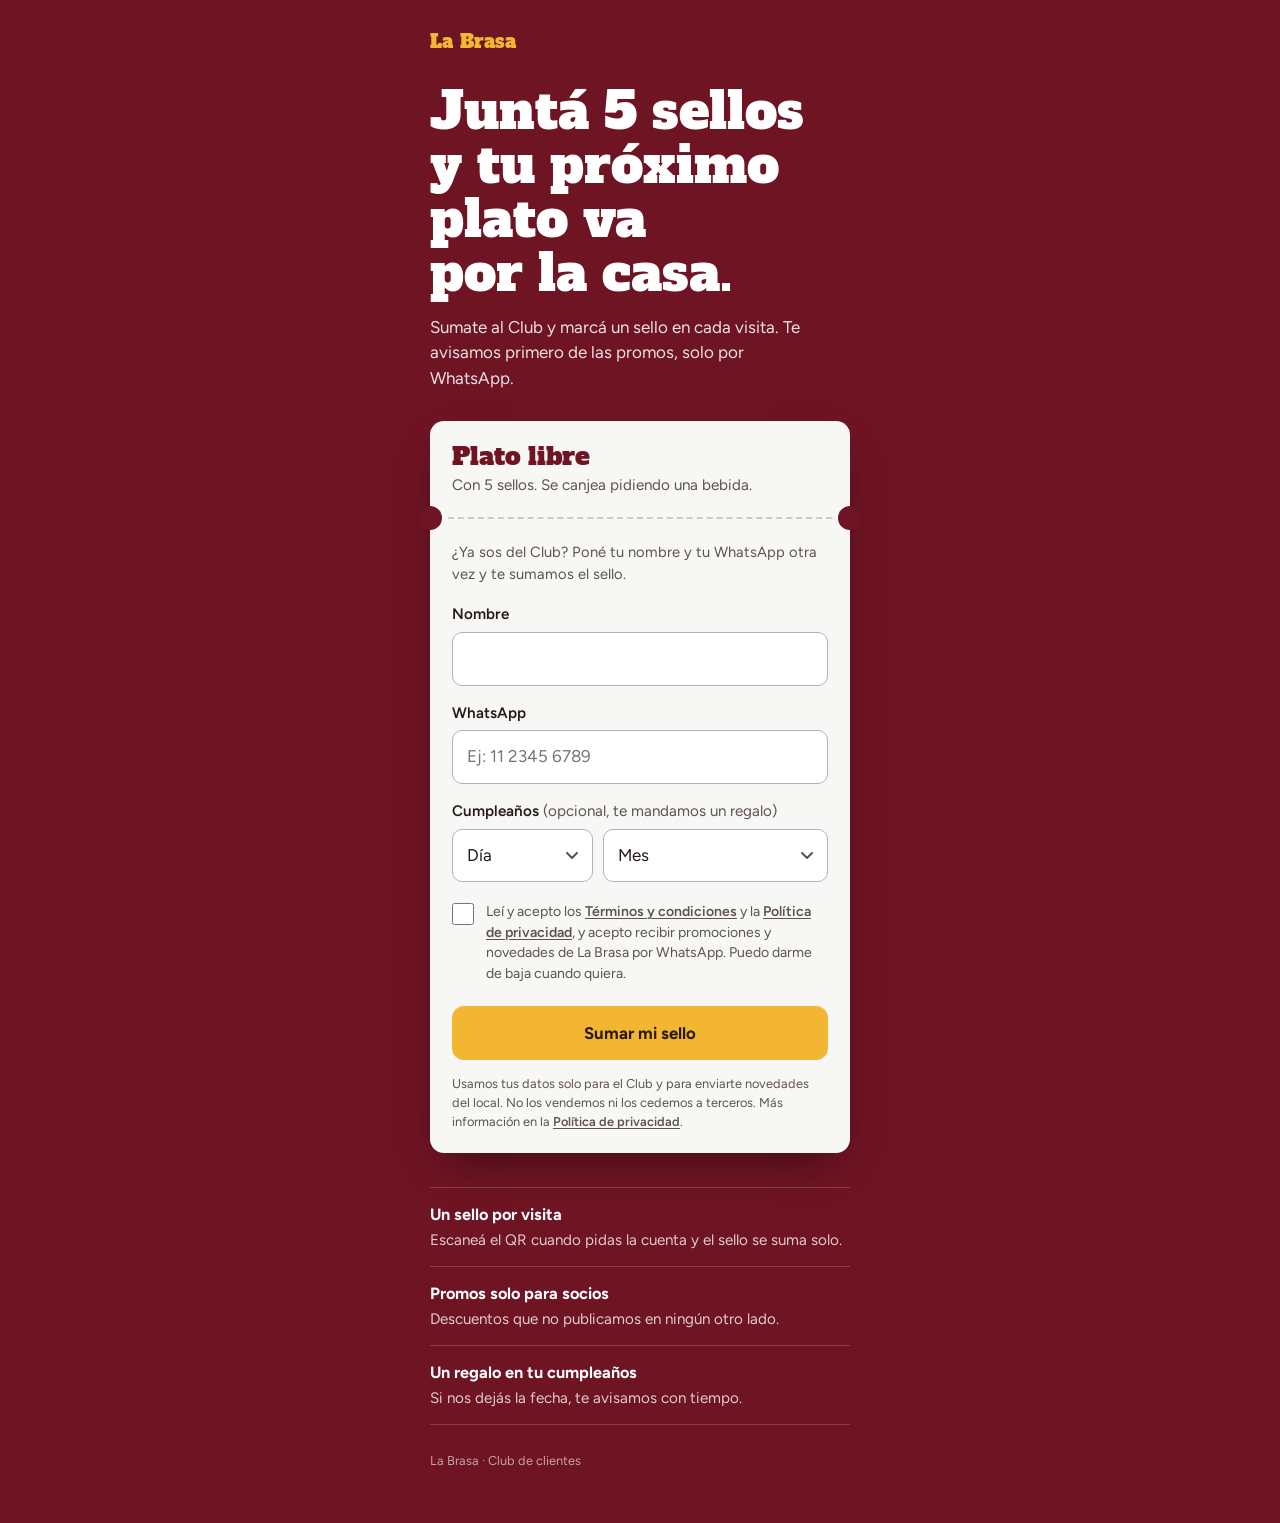
<file: index.html>
<!DOCTYPE html>
<html lang="es-AR">
<head>
<meta charset="utf-8">
<meta name="viewport" content="width=device-width, initial-scale=1, viewport-fit=cover">
<title>Sumate al Club · La Brasa</title>
<meta name="description" content="Juntá sellos en cada visita y llevate un plato libre.">
<meta name="theme-color" content="#6E1423">
<link rel="preconnect" href="https://fonts.googleapis.com">
<link rel="preconnect" href="https://fonts.gstatic.com" crossorigin>
<link href="https://fonts.googleapis.com/css2?family=Alfa+Slab+One&family=Figtree:wght@400;500;600;700&display=swap" rel="stylesheet">
<link rel="stylesheet" href="styles.css">
<link rel="stylesheet" href="whatsapp.css">
</head>
<body>
<main class="wrap" id="app">

  <p class="marca" id="marca">La Brasa</p>

  <h1 id="titular">Juntá 5 sellos y tu próximo plato va por la casa.</h1>
  <p class="bajada">Sumate al Club y marcá un sello en cada visita. Te avisamos primero de las promos, solo por WhatsApp.</p>

  <section class="ticket" aria-labelledby="valor-titulo">
    <div class="ticket-cabeza">
      <p class="valor" id="valor-titulo">Plato libre</p>
      <p id="valor-detalle">Con 5 sellos. Se canjea pidiendo una bebida.</p>
    </div>
    <div class="corte" aria-hidden="true"></div>

    <div class="ticket-cuerpo">

      <!-- FORMULARIO -->
      <div id="formulario-bloque">
        <p class="reingreso">¿Ya sos del Club? Poné tu nombre y tu WhatsApp otra vez y te sumamos el sello.</p>
        <form id="form" novalidate autocomplete="on">
          <div class="campo">
            <label for="nombre">Nombre</label>
            <input type="text" id="nombre" name="nombre" autocomplete="given-name" autocapitalize="words" required>
            <p class="error-msg" id="err-nombre" role="alert"></p>
          </div>

          <div class="campo">
            <label for="whatsapp">WhatsApp</label>
            <input type="tel" id="whatsapp" name="whatsapp" inputmode="tel" autocomplete="tel" placeholder="Ej: 11 2345 6789" required>
            <p class="error-msg" id="err-whatsapp" role="alert"></p>
          </div>

          <div class="campo">
            <span class="etiqueta" id="cumple-label">Cumpleaños <span class="opcional">(opcional, te mandamos un regalo)</span></span>
            <div class="cumple" role="group" aria-labelledby="cumple-label">
              <select id="dia" name="dia" aria-label="Día"><option value="">Día</option></select>
              <select id="mes" name="mes" aria-label="Mes"><option value="">Mes</option></select>
            </div>
          </div>

          <!-- campo trampa: los humanos no lo ven -->
          <div class="hp" aria-hidden="true">
            <label for="web">No completar</label>
            <input type="text" id="web" name="web" tabindex="-1" autocomplete="off">
          </div>

          <div class="consent">
            <input type="checkbox" id="consent" name="consent" required>
            <label for="consent">Leí y acepto los <a href="terminos.html" target="_blank" rel="noopener">Términos y condiciones</a> y la <a href="privacidad.html" target="_blank" rel="noopener">Política de privacidad</a>, y acepto recibir promociones y novedades de <span data-nombre>La Brasa</span> por WhatsApp. Puedo darme de baja cuando quiera.</label>
          </div>
          <p class="error-msg" id="err-general" role="alert" style="margin:-12px 0 16px"></p>

          <button class="boton" type="submit" id="enviar">Sumar mi sello</button>
          <p class="legal">Usamos tus datos solo para el Club y para enviarte novedades del local. No los vendemos ni los cedemos a terceros. Más información en la <a href="privacidad.html" target="_blank" rel="noopener">Política de privacidad</a>.</p>
        </form>
      </div>

      <!-- CONFIRMACIÓN -->
      <div id="exito" aria-live="polite">
        <h2 class="exito-titulo" id="exito-titulo" tabindex="-1">¡Listo!</h2>
        <p class="exito-texto" id="exito-texto"></p>

        <div class="sellos" id="sellos" role="img" aria-label=""></div>
        <p class="sellos-cuenta" id="sellos-cuenta"></p>

        <div class="canje" id="canje">Avisale al mozo que completaste la tarjeta: te va a pedir tu número de WhatsApp para canjear tu plato libre. Acordate de pedir una bebida.</div>

        <!-- INCENTIVO DE WHATSAPP -->
        <div class="bloque-wsp" id="bloque-wsp">
          <p class="wsp-titulo" id="wsp-titulo">Mandanos un mensaje y ganá 1 sello extra</p>
          <p class="wsp-texto" id="wsp-texto">Te respondemos al instante con el link de nuestro canal para que te enteres primero de las promos.</p>
          <a class="boton" id="btn-wsp" href="#" target="_blank" rel="noopener">Mandar mensaje por WhatsApp</a>
          <p class="wsp-hecho" id="wsp-hecho" hidden></p>
        </div>

        <!-- EXTRAS -->
        <div class="extras">
          <button type="button" class="boton-link" id="guardar-contacto">Guardar el contacto de <span data-nombre>La Brasa</span></button>
          <p class="ayuda-contacto" id="ayuda-contacto" hidden></p>
          <a class="link-simple" id="abrir-wsp" href="#" target="_blank" rel="noopener" hidden>Abrir WhatsApp</a>
          <a class="link-simple" id="seguir-canal" href="#" target="_blank" rel="noopener" hidden>Seguir el canal de novedades</a>
        </div>
      </div>
    </div>
  </section>

  <ul class="beneficios">
    <li><strong>Un sello por visita</strong><span>Escaneá el QR cuando pidas la cuenta y el sello se suma solo.</span></li>
    <li><strong>Promos solo para socios</strong><span>Descuentos que no publicamos en ningún otro lado.</span></li>
    <li><strong>Un regalo en tu cumpleaños</strong><span>Si nos dejás la fecha, te avisamos con tiempo.</span></li>
  </ul>

  <p class="pie"><span data-nombre>La Brasa</span> · Club de clientes</p>
</main>

<script src="script.js"></script>
</body>
</html>
</file>
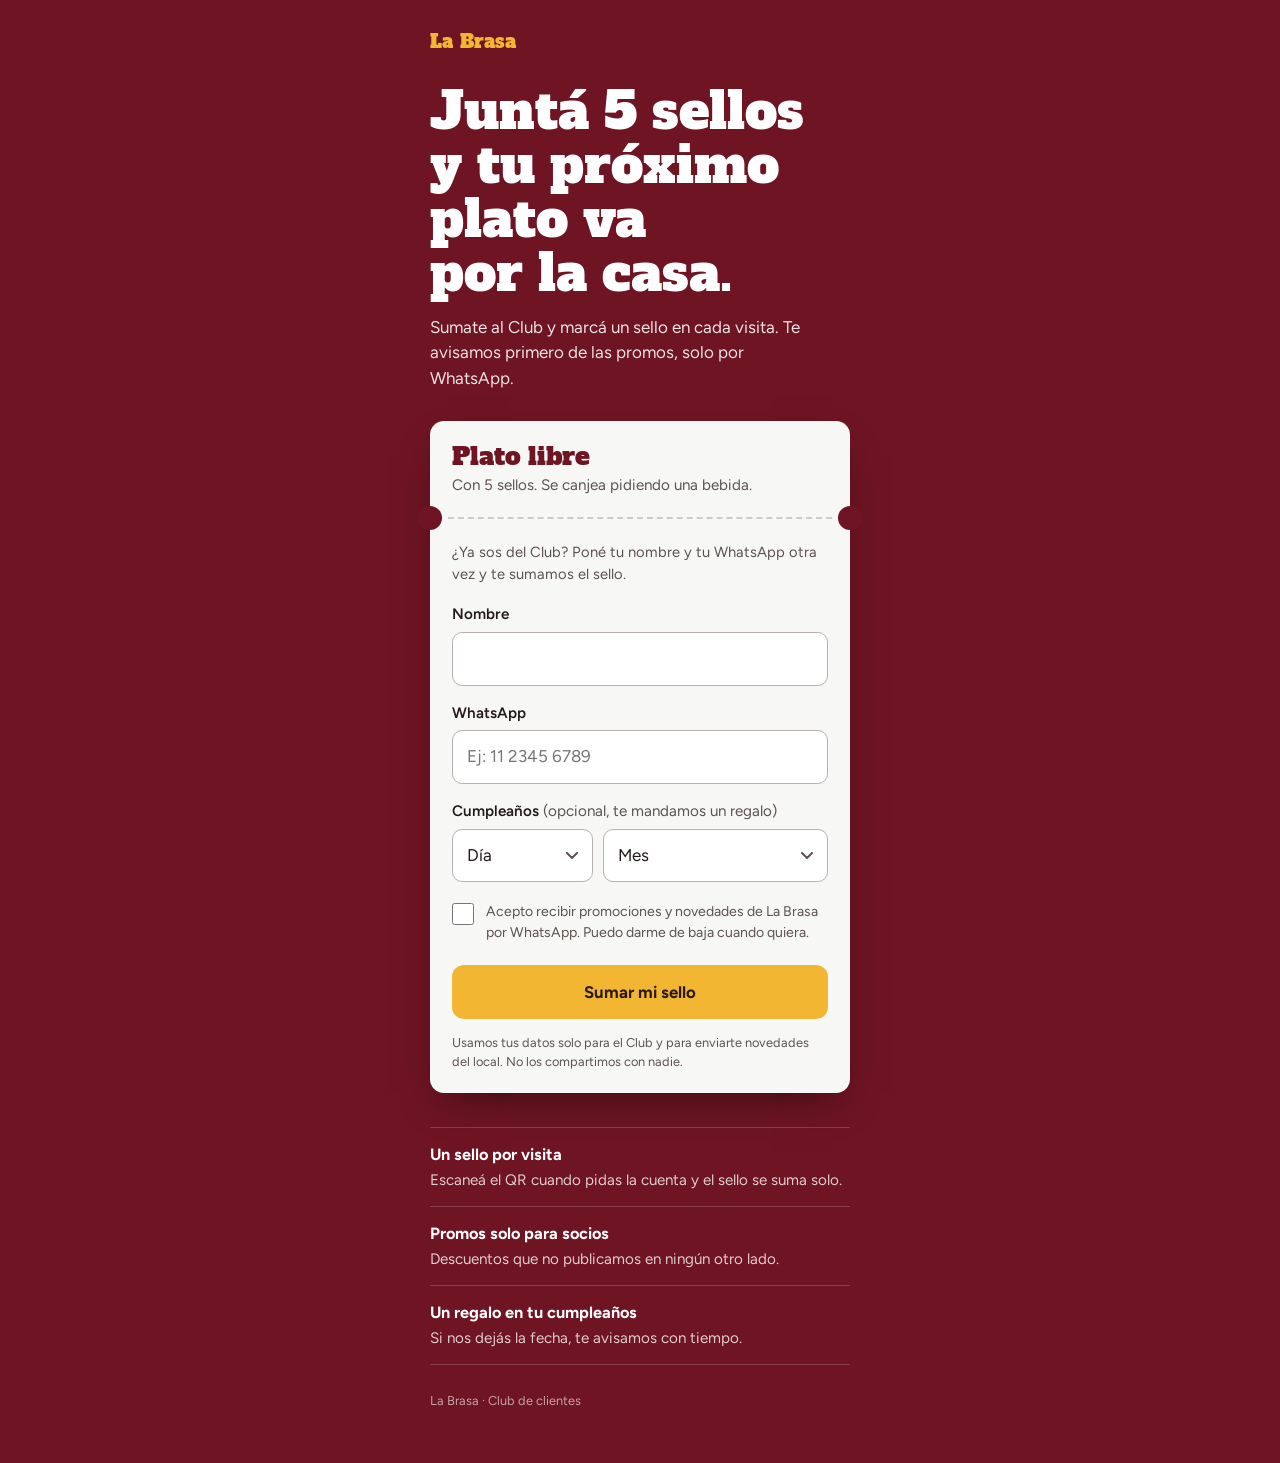
<file: landing-fidelizacion-v2.html>
<!DOCTYPE html>
<html lang="es-AR">
<head>
<meta charset="utf-8">
<meta name="viewport" content="width=device-width, initial-scale=1, viewport-fit=cover">
<title>Sumate al Club · La Brasa</title>
<meta name="description" content="Juntá sellos en cada visita y llevate un plato libre.">
<meta name="theme-color" content="#6E1423">
<link rel="preconnect" href="https://fonts.googleapis.com">
<link rel="preconnect" href="https://fonts.gstatic.com" crossorigin>
<link href="https://fonts.googleapis.com/css2?family=Alfa+Slab+One&family=Figtree:wght@400;500;600;700&display=swap" rel="stylesheet">
<link rel="stylesheet" href="styles.css">
</head>
<body>
<main class="wrap" id="app">

  <p class="marca" id="marca">La Brasa</p>

  <h1 id="titular">Juntá 5 sellos y tu próximo plato va por la casa.</h1>
  <p class="bajada">Sumate al Club y marcá un sello en cada visita. Te avisamos primero de las promos, solo por WhatsApp.</p>

  <section class="ticket" aria-labelledby="valor-titulo">
    <div class="ticket-cabeza">
      <p class="valor" id="valor-titulo">Plato libre</p>
      <p id="valor-detalle">Con 5 sellos. Se canjea pidiendo una bebida.</p>
    </div>
    <div class="corte" aria-hidden="true"></div>

    <div class="ticket-cuerpo">

      <!-- FORMULARIO -->
      <div id="formulario-bloque">
        <p class="reingreso">¿Ya sos del Club? Poné tu nombre y tu WhatsApp otra vez y te sumamos el sello.</p>
        <form id="form" novalidate autocomplete="on">
          <div class="campo">
            <label for="nombre">Nombre</label>
            <input type="text" id="nombre" name="nombre" autocomplete="given-name" autocapitalize="words" required>
            <p class="error-msg" id="err-nombre" role="alert"></p>
          </div>

          <div class="campo">
            <label for="whatsapp">WhatsApp</label>
            <input type="tel" id="whatsapp" name="whatsapp" inputmode="tel" autocomplete="tel" placeholder="Ej: 11 2345 6789" required>
            <p class="error-msg" id="err-whatsapp" role="alert"></p>
          </div>

          <div class="campo">
            <span class="etiqueta" id="cumple-label">Cumpleaños <span class="opcional">(opcional, te mandamos un regalo)</span></span>
            <div class="cumple" role="group" aria-labelledby="cumple-label">
              <select id="dia" name="dia" aria-label="Día"><option value="">Día</option></select>
              <select id="mes" name="mes" aria-label="Mes"><option value="">Mes</option></select>
            </div>
          </div>

          <!-- campo trampa: los humanos no lo ven -->
          <div class="hp" aria-hidden="true">
            <label for="web">No completar</label>
            <input type="text" id="web" name="web" tabindex="-1" autocomplete="off">
          </div>

          <div class="consent">
            <input type="checkbox" id="consent" name="consent" required>
            <label for="consent">Acepto recibir promociones y novedades de <span data-nombre>La Brasa</span> por WhatsApp. Puedo darme de baja cuando quiera.</label>
          </div>
          <p class="error-msg" id="err-general" role="alert" style="margin:-12px 0 16px"></p>

          <button class="boton" type="submit" id="enviar">Sumar mi sello</button>
          <p class="legal">Usamos tus datos solo para el Club y para enviarte novedades del local. No los compartimos con nadie.</p>
        </form>
      </div>

      <!-- CONFIRMACIÓN -->
      <div id="exito" aria-live="polite">
        <h2 class="exito-titulo" id="exito-titulo" tabindex="-1">¡Listo!</h2>
        <p class="exito-texto" id="exito-texto"></p>

        <div class="sellos" id="sellos" role="img" aria-label=""></div>
        <p class="sellos-cuenta" id="sellos-cuenta"></p>

        <div class="canje" id="canje">Mostrale esta pantalla al mozo para canjear tu plato libre. Acordate de pedir una bebida.</div>

        <p class="paso-wsp">Un último paso: guardá nuestro número para que te lleguen las promos.</p>
        <button class="boton" type="button" id="guardar-y-abrir">Guardar contacto y abrir WhatsApp</button>
        <a class="link-simple" id="solo-wsp" href="#" target="_blank" rel="noopener">Solo abrir WhatsApp</a>
      </div>
    </div>
  </section>

  <ul class="beneficios">
    <li><strong>Un sello por visita</strong><span>Escaneá el QR cuando pidas la cuenta y el sello se suma solo.</span></li>
    <li><strong>Promos solo para socios</strong><span>Descuentos que no publicamos en ningún otro lado.</span></li>
    <li><strong>Un regalo en tu cumpleaños</strong><span>Si nos dejás la fecha, te avisamos con tiempo.</span></li>
  </ul>

  <p class="pie"><span data-nombre>La Brasa</span> · Club de clientes</p>
</main>

<script src="script.js"></script>
</body>
</html>
</file>
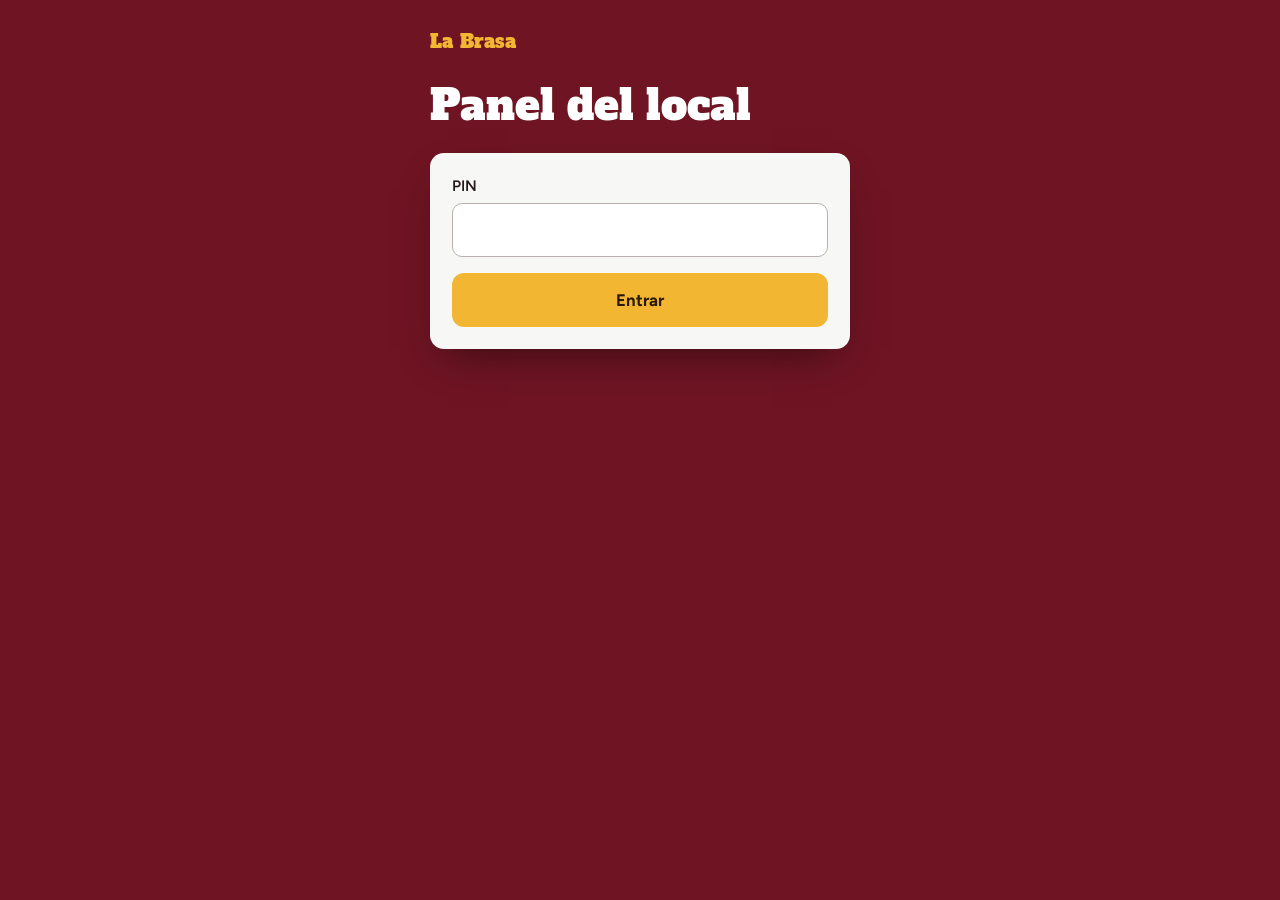
<file: personal.html>
<!DOCTYPE html>
<html lang="es-AR">
<head>
<meta charset="utf-8">
<meta name="viewport" content="width=device-width, initial-scale=1, viewport-fit=cover">
<meta name="robots" content="noindex, nofollow">
<title>Panel del local</title>
<meta name="theme-color" content="#6E1423">
<link rel="manifest" href="manifest.webmanifest">
<link rel="apple-touch-icon" href="icono-180.png">
<link rel="icon" type="image/png" href="icono-192.png">
<meta name="mobile-web-app-capable" content="yes">
<meta name="apple-mobile-web-app-capable" content="yes">
<meta name="apple-mobile-web-app-title" content="La Brasa">
<meta name="apple-mobile-web-app-status-bar-style" content="black-translucent">
<link rel="preconnect" href="https://fonts.googleapis.com">
<link rel="preconnect" href="https://fonts.gstatic.com" crossorigin>
<link href="https://fonts.googleapis.com/css2?family=Alfa+Slab+One&family=Figtree:wght@400;500;600;700&display=swap" rel="stylesheet">
<link rel="stylesheet" href="styles.css">
<link rel="stylesheet" href="personal.css">
</head>
<body>

<!-- ============ INGRESO CON PIN ============ -->
<div class="wrap" id="vista-pin">
  <p class="marca" id="marca-login">La Brasa</p>
  <h1 class="titulo-personal">Panel del local</h1>

  <section class="ticket">
    <div class="ticket-cuerpo">
      <form id="form-pin" novalidate>
        <div class="campo">
          <label for="pin">PIN</label>
          <input type="password" id="pin" inputmode="numeric" autocomplete="off" maxlength="12" required>
          <p class="error-msg" id="err-pin" role="alert"></p>
        </div>
        <button class="boton" type="submit" id="btn-pin">Entrar</button>
      </form>
    </div>
  </section>
</div>

<!-- ============ PANEL ============ -->
<div class="app" id="app" hidden>

  <header class="barra">
    <button type="button" class="btn-menu" id="btn-menu" aria-controls="lateral" aria-expanded="false" aria-label="Abrir menú">
      <svg width="24" height="24" viewBox="0 0 24 24" fill="none" stroke="currentColor" stroke-width="2.2" stroke-linecap="round" aria-hidden="true">
        <path d="M4 7h16M4 12h16M4 17h16"/>
      </svg>
    </button>
    <h1 class="barra-titulo" id="titulo-seccion">Canjear premio</h1>
  </header>

  <nav class="lateral" id="lateral" aria-label="Secciones del panel">
    <p class="lateral-marca" id="marca-lateral">La Brasa</p>
    <ul class="nav-lista">
      <li><button type="button" class="nav-item activo" data-seccion="canjear">Canjear premio</button></li>
      <li><button type="button" class="nav-item" data-seccion="qr">QR del día</button></li>
      <li data-solo-dueno hidden><button type="button" class="nav-item" data-seccion="estadisticas">Estadísticas</button></li>
      <li data-solo-dueno hidden><button type="button" class="nav-item" data-seccion="clientes">Clientes</button></li>
      <li data-solo-dueno hidden><button type="button" class="nav-item" data-seccion="recuperar">Recuperar clientes</button></li>
    </ul>
    <div class="lateral-pie">
      <span class="rol-etiqueta" id="rol-etiqueta"></span>
      <button type="button" class="link-claro" id="btn-salir">Salir</button>
    </div>
  </nav>

  <div class="velo" id="velo" hidden></div>

  <main class="contenido">
    <div class="contenido-interno">

      <!-- ===== CANJEAR PREMIO ===== -->
      <section id="sec-canjear" aria-labelledby="titulo-seccion">
        <div class="panel-card angosto">

          <div id="canj-buscar">
            <form id="form-buscar" novalidate>
              <div class="campo">
                <label for="telefono">WhatsApp del cliente</label>
                <input type="tel" id="telefono" inputmode="tel" autocomplete="off" placeholder="Ej: 11 2345 6789" required>
                <p class="error-msg" id="err-telefono" role="alert"></p>
              </div>
              <button class="boton" type="submit" id="btn-buscar">Buscar tarjeta</button>
            </form>
          </div>

          <div id="canj-resultado" hidden aria-live="polite">
            <h2 class="exito-titulo" id="res-titulo" tabindex="-1"></h2>
            <p class="exito-texto" id="res-texto"></p>

            <div class="sellos" id="res-sellos" role="img" aria-label=""></div>
            <p class="sellos-cuenta" id="res-cuenta"></p>

            <div id="bloque-canje" hidden>
              <p class="aviso-bebida">Antes de canjear, verificá que el cliente pida una bebida.</p>

              <div class="campo">
                <label for="atendio">Atendió <span class="opcional">(opcional)</span></label>
                <input type="text" id="atendio" autocomplete="off" maxlength="40">
              </div>

              <div id="paso-canjear">
                <button class="boton" type="button" id="btn-canjear">Canjear plato libre</button>
              </div>
              <div id="paso-confirmar" hidden>
                <p class="confirmar-texto">¿Confirmás el canje? La tarjeta vuelve a 0.</p>
                <button class="boton confirmar" type="button" id="btn-confirmar">Sí, canjear</button>
                <button class="boton neutro" type="button" id="btn-cancelar">Cancelar</button>
              </div>
            </div>

            <p class="error-msg" id="err-resultado" role="alert"></p>
            <button class="boton neutro" type="button" id="btn-otro">Buscar otro cliente</button>
          </div>

        </div>
      </section>

      <!-- ===== QR DEL DÍA (personal y dueño) ===== -->
      <section id="sec-qr" hidden aria-labelledby="titulo-seccion">
        <div class="panel-card angosto qr-card">
          <p class="qr-indicacion">Mostrale este QR al cliente para que lo escanee con la cámara del celular.</p>
          <div class="qr-marco">
            <canvas id="qr-canvas" width="320" height="320" role="img" aria-label="Código QR para sumar el sello"></canvas>
            <p class="qr-cargando" id="qr-cargando">Generando QR…</p>
          </div>
          <p class="qr-estado" id="qr-estado" role="status"></p>
          <p class="error-msg" id="err-qr" role="alert"></p>
          <button type="button" class="boton neutro" id="btn-qr-actualizar">Actualizar QR</button>
        </div>
      </section>

      <!-- ===== ESTADÍSTICAS (solo dueño) ===== -->
      <section id="sec-estadisticas" hidden aria-labelledby="titulo-seccion">
        <div class="fila-acciones">
          <p class="estado-carga" id="stats-estado" role="status"></p>
          <button type="button" class="boton-chico" id="btn-actualizar-stats">Actualizar</button>
        </div>

        <div class="datos" id="stats-cards"></div>

        <div class="panel-card">
          <h2 class="subtitulo">Actividad por semana</h2>
          <div class="leyenda">
            <span><i class="muestra muestra-sellos"></i>Sellos entregados</span>
            <span><i class="muestra muestra-nuevos"></i>Clientes nuevos</span>
            <span><i class="muestra muestra-volvieron"></i>Clientes que volvieron</span>
          </div>
          <div class="grafico" id="grafico"></div>
        </div>

        <div class="panel-card">
          <h2 class="subtitulo">Clientes que volvieron a sumar sello</h2>
          <p class="nota" id="recurrentes-nota"></p>
          <ul class="cumples" id="recurrentes-lista"></ul>
        </div>

        <div class="panel-card">
          <h2 class="subtitulo" id="cumples-titulo">Cumpleaños del mes</h2>
          <ul class="cumples" id="cumples-lista"></ul>
        </div>
      </section>

      <!-- ===== CLIENTES (solo dueño) ===== -->
      <section id="sec-clientes" hidden aria-labelledby="titulo-seccion">
        <div class="fila-acciones">
          <p class="estado-carga" id="clientes-estado" role="status"></p>
          <div class="grupo-botones">
            <button type="button" class="boton-chico" id="btn-actualizar-clientes">Actualizar</button>
            <button type="button" class="boton-chico principal" id="btn-exportar">Exportar CSV</button>
          </div>
        </div>

        <div class="panel-card">
          <div class="campo">
            <label for="buscador-clientes">Buscar por nombre o teléfono</label>
            <input type="text" id="buscador-clientes" autocomplete="off">
          </div>
          <p class="sellos-cuenta" id="clientes-cuenta"></p>

          <div class="tabla-wrap">
            <table class="tabla">
              <thead>
                <tr>
                  <th scope="col">Nombre</th>
                  <th scope="col">WhatsApp</th>
                  <th scope="col">Sellos</th>
                  <th scope="col">Última visita</th>
                  <th scope="col">Canjes</th>
                </tr>
              </thead>
              <tbody id="clientes-filas"></tbody>
            </table>
          </div>
        </div>
      </section>

      <!-- ===== RECUPERAR CLIENTES (solo dueño) ===== -->
      <section id="sec-recuperar" hidden aria-labelledby="titulo-seccion">
        <div class="fila-acciones">
          <p class="estado-carga" id="recuperar-estado" role="status"></p>
          <button type="button" class="boton-chico" id="btn-actualizar-recuperar">Actualizar</button>
        </div>

        <div class="panel-card">
          <div class="campo campo-corto">
            <label for="umbral-dias">Sin venir hace al menos</label>
            <select id="umbral-dias">
              <option value="7" selected>7 días</option>
              <option value="14">14 días</option>
              <option value="30">30 días</option>
              <option value="60">60 días</option>
            </select>
          </div>
          <p class="sellos-cuenta" id="recuperar-cuenta"></p>
          <ul class="lista-recuperar" id="recuperar-lista"></ul>
        </div>
      </section>

    </div>
  </main>
</div>

<script src="qr.js"></script>
<script src="personal.js"></script>
</body>
</html>
</file>
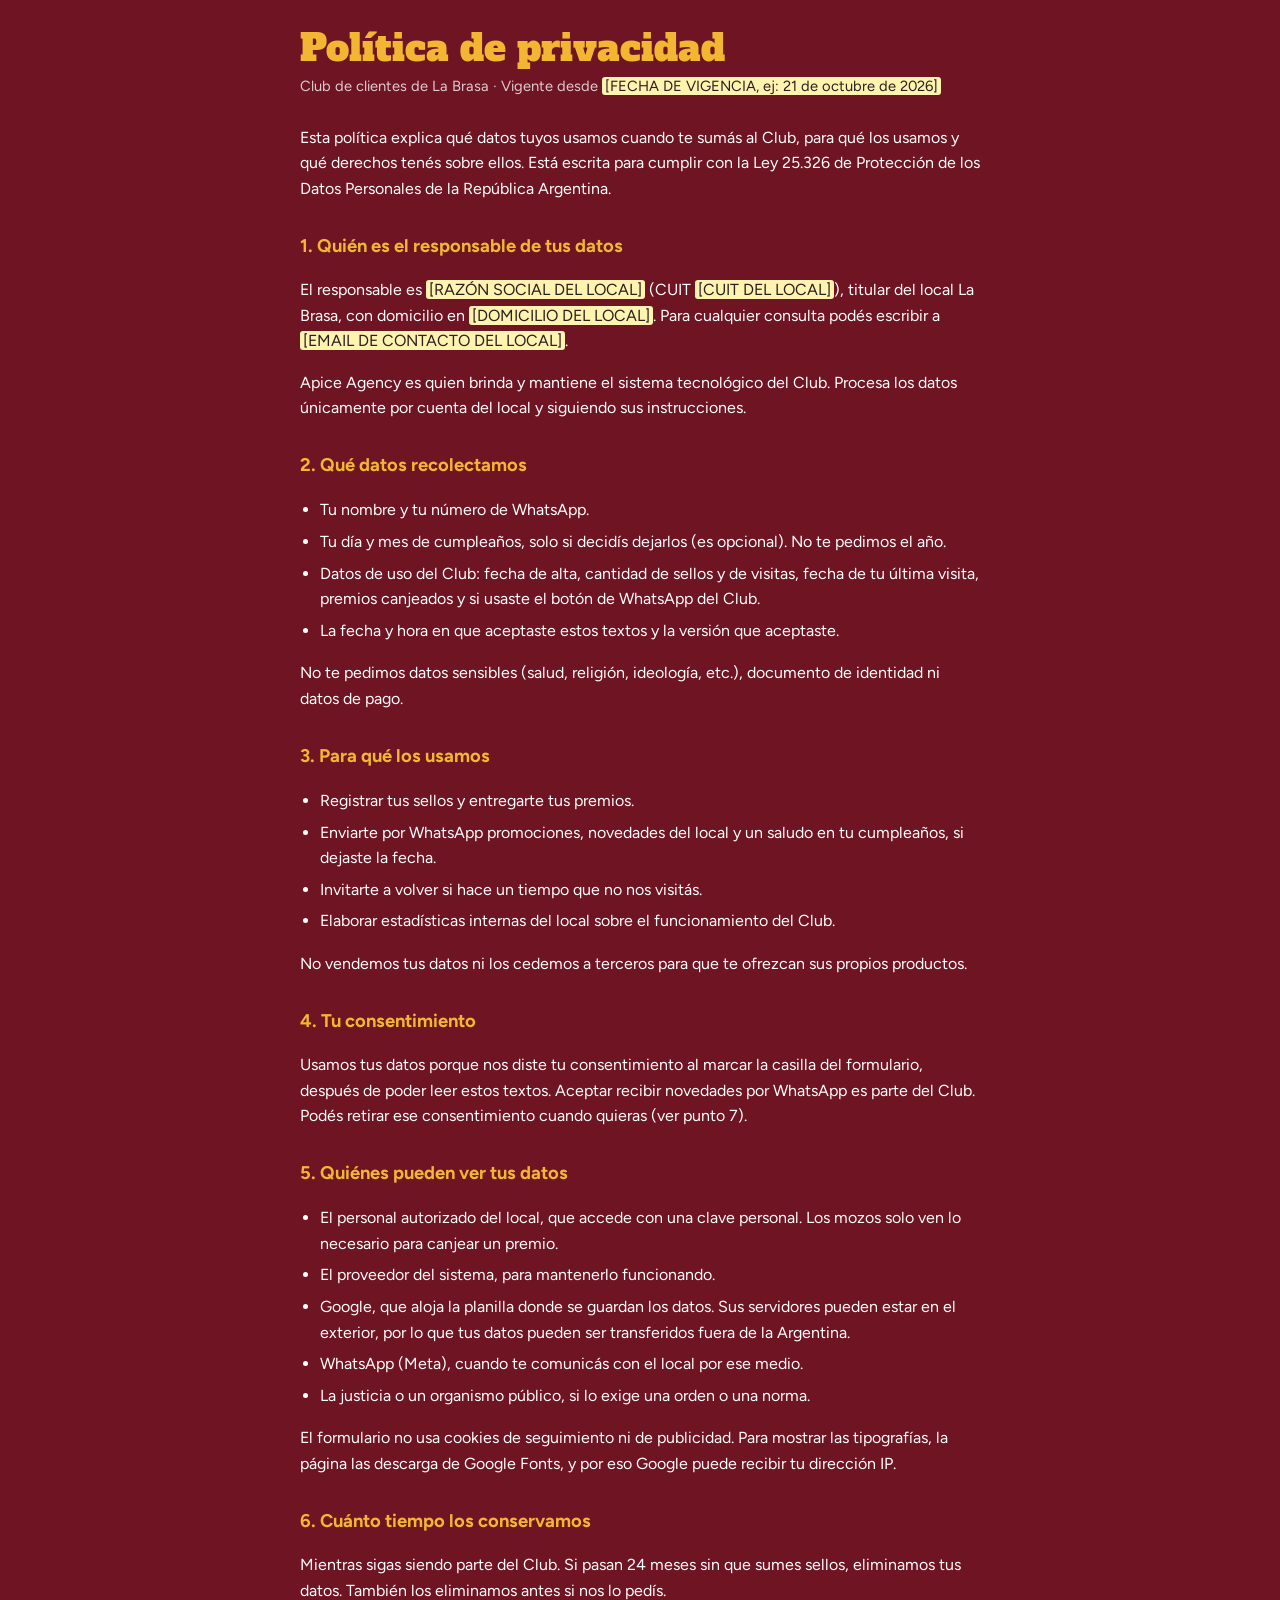
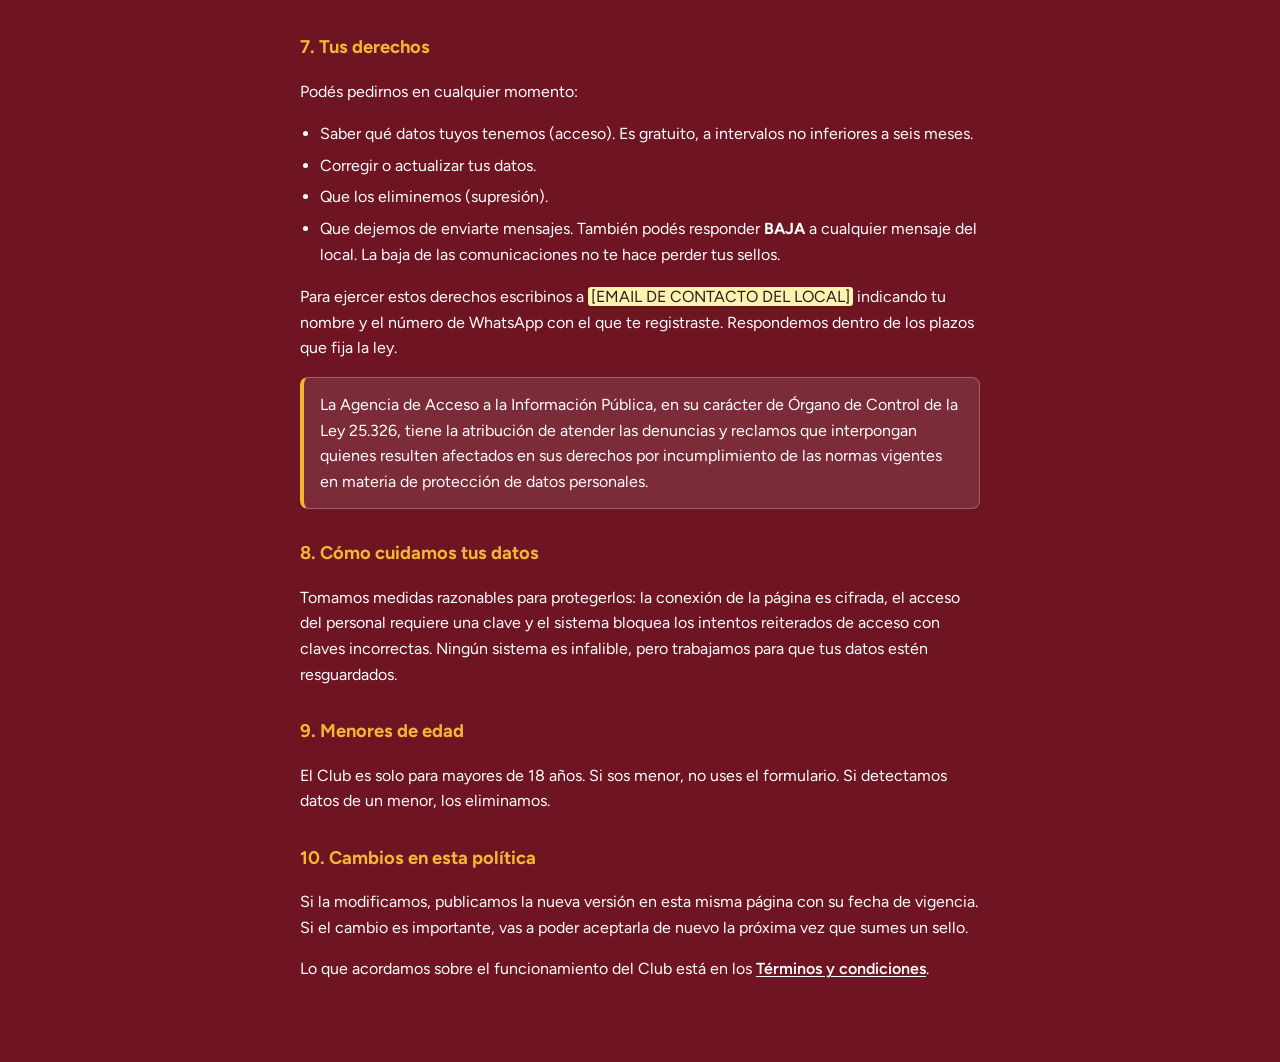
<file: privacidad.html>
<!DOCTYPE html>
<html lang="es-AR">
<head>
<meta charset="utf-8">
<meta name="viewport" content="width=device-width, initial-scale=1">
<meta name="robots" content="noindex">
<title>Política de privacidad · {local}</title>
<link rel="preconnect" href="https://fonts.googleapis.com">
<link rel="preconnect" href="https://fonts.gstatic.com" crossorigin>
<link href="https://fonts.googleapis.com/css2?family=Alfa+Slab+One&family=Figtree:wght@400;500;600;700&display=swap" rel="stylesheet">
<link rel="stylesheet" href="styles.css">
<link rel="stylesheet" href="legal.css">
</head>
<body>
<main class="legal-pagina">
  <h1>Política de privacidad</h1>
  <p class="vigencia">Club de clientes de <span data-campo="nombreLocal"></span> · Vigente desde <span data-campo="fecha"></span></p>

  <p>Esta política explica qué datos tuyos usamos cuando te sumás al Club, para qué los usamos y qué derechos tenés sobre ellos. Está escrita para cumplir con la Ley 25.326 de Protección de los Datos Personales de la República Argentina.</p>

  <h2>1. Quién es el responsable de tus datos</h2>
  <p>El responsable es <span data-campo="razonSocial"></span> (CUIT <span data-campo="cuit"></span>), titular del local <span data-campo="nombreLocal"></span>, con domicilio en <span data-campo="domicilio"></span>. Para cualquier consulta podés escribir a <span data-campo="email"></span>.</p>
  <p>Apice Agency es quien brinda y mantiene el sistema tecnológico del Club. Procesa los datos únicamente por cuenta del local y siguiendo sus instrucciones.</p>

  <h2>2. Qué datos recolectamos</h2>
  <ul>
    <li>Tu nombre y tu número de WhatsApp.</li>
    <li>Tu día y mes de cumpleaños, solo si decidís dejarlos (es opcional). No te pedimos el año.</li>
    <li>Datos de uso del Club: fecha de alta, cantidad de sellos y de visitas, fecha de tu última visita, premios canjeados y si usaste el botón de WhatsApp del Club.</li>
    <li>La fecha y hora en que aceptaste estos textos y la versión que aceptaste.</li>
  </ul>
  <p>No te pedimos datos sensibles (salud, religión, ideología, etc.), documento de identidad ni datos de pago.</p>

  <h2>3. Para qué los usamos</h2>
  <ul>
    <li>Registrar tus sellos y entregarte tus premios.</li>
    <li>Enviarte por WhatsApp promociones, novedades del local y un saludo en tu cumpleaños, si dejaste la fecha.</li>
    <li>Invitarte a volver si hace un tiempo que no nos visitás.</li>
    <li>Elaborar estadísticas internas del local sobre el funcionamiento del Club.</li>
  </ul>
  <p>No vendemos tus datos ni los cedemos a terceros para que te ofrezcan sus propios productos.</p>

  <h2>4. Tu consentimiento</h2>
  <p>Usamos tus datos porque nos diste tu consentimiento al marcar la casilla del formulario, después de poder leer estos textos. Aceptar recibir novedades por WhatsApp es parte del Club. Podés retirar ese consentimiento cuando quieras (ver punto 7).</p>

  <h2>5. Quiénes pueden ver tus datos</h2>
  <ul>
    <li>El personal autorizado del local, que accede con una clave personal. Los mozos solo ven lo necesario para canjear un premio.</li>
    <li>El proveedor del sistema, para mantenerlo funcionando.</li>
    <li>Google, que aloja la planilla donde se guardan los datos. Sus servidores pueden estar en el exterior, por lo que tus datos pueden ser transferidos fuera de la Argentina.</li>
    <li>WhatsApp (Meta), cuando te comunicás con el local por ese medio.</li>
    <li>La justicia o un organismo público, si lo exige una orden o una norma.</li>
  </ul>
  <p>El formulario no usa cookies de seguimiento ni de publicidad. Para mostrar las tipografías, la página las descarga de Google Fonts, y por eso Google puede recibir tu dirección IP.</p>

  <h2>6. Cuánto tiempo los conservamos</h2>
  <p>Mientras sigas siendo parte del Club. Si pasan <span data-campo="mesesConservacion"></span> meses sin que sumes sellos, eliminamos tus datos. También los eliminamos antes si nos lo pedís.</p>

  <h2>7. Tus derechos</h2>
  <p>Podés pedirnos en cualquier momento:</p>
  <ul>
    <li>Saber qué datos tuyos tenemos (acceso). Es gratuito, a intervalos no inferiores a seis meses.</li>
    <li>Corregir o actualizar tus datos.</li>
    <li>Que los eliminemos (supresión).</li>
    <li>Que dejemos de enviarte mensajes. También podés responder <strong>BAJA</strong> a cualquier mensaje del local. La baja de las comunicaciones no te hace perder tus sellos.</li>
  </ul>
  <p>Para ejercer estos derechos escribinos a <span data-campo="email"></span> indicando tu nombre y el número de WhatsApp con el que te registraste. Respondemos dentro de los plazos que fija la ley.</p>
  <p class="destacado">La Agencia de Acceso a la Información Pública, en su carácter de Órgano de Control de la Ley 25.326, tiene la atribución de atender las denuncias y reclamos que interpongan quienes resulten afectados en sus derechos por incumplimiento de las normas vigentes en materia de protección de datos personales.</p>

  <h2>8. Cómo cuidamos tus datos</h2>
  <p>Tomamos medidas razonables para protegerlos: la conexión de la página es cifrada, el acceso del personal requiere una clave y el sistema bloquea los intentos reiterados de acceso con claves incorrectas. Ningún sistema es infalible, pero trabajamos para que tus datos estén resguardados.</p>

  <h2>9. Menores de edad</h2>
  <p>El Club es solo para mayores de 18 años. Si sos menor, no uses el formulario. Si detectamos datos de un menor, los eliminamos.</p>

  <h2>10. Cambios en esta política</h2>
  <p>Si la modificamos, publicamos la nueva versión en esta misma página con su fecha de vigencia. Si el cambio es importante, vas a poder aceptarla de nuevo la próxima vez que sumes un sello.</p>

  <p>Lo que acordamos sobre el funcionamiento del Club está en los <a href="terminos.html">Términos y condiciones</a>.</p>
</main>
<script src="legal.js"></script>
</body>
</html>
</file>
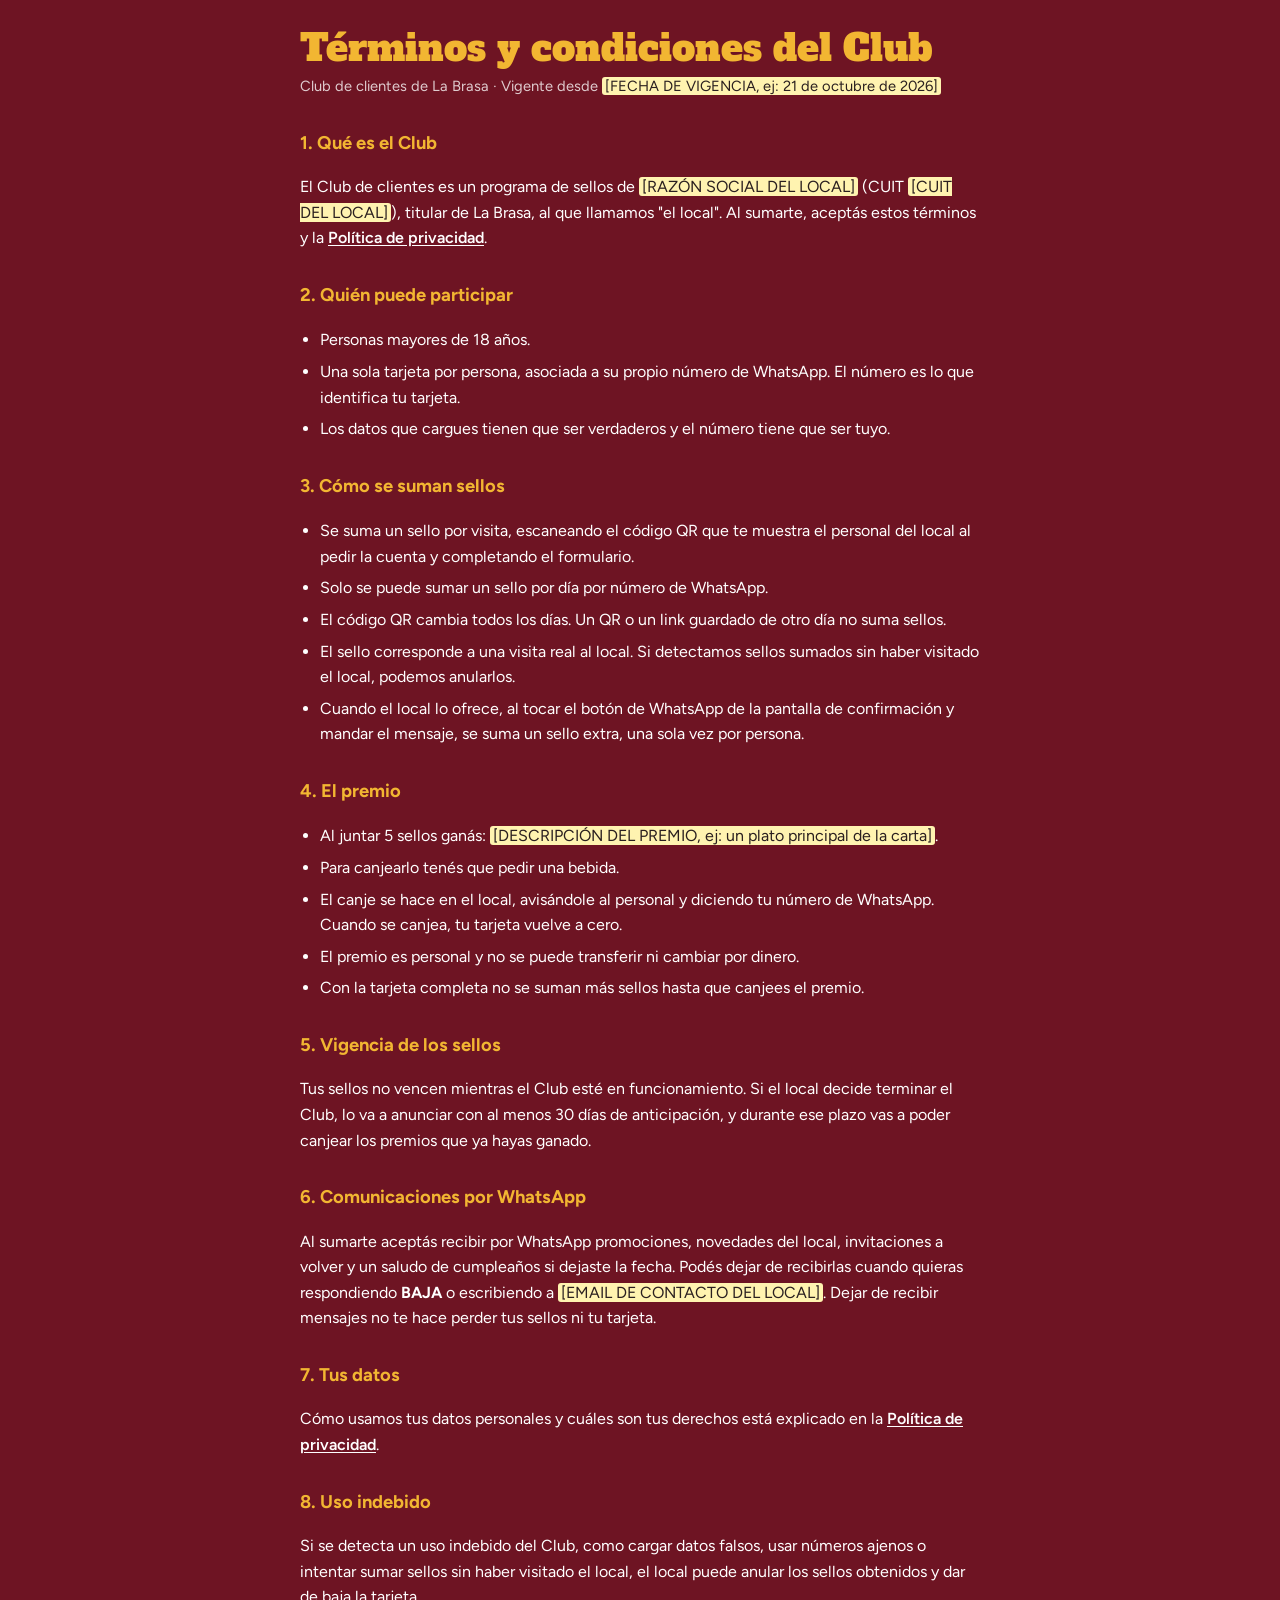
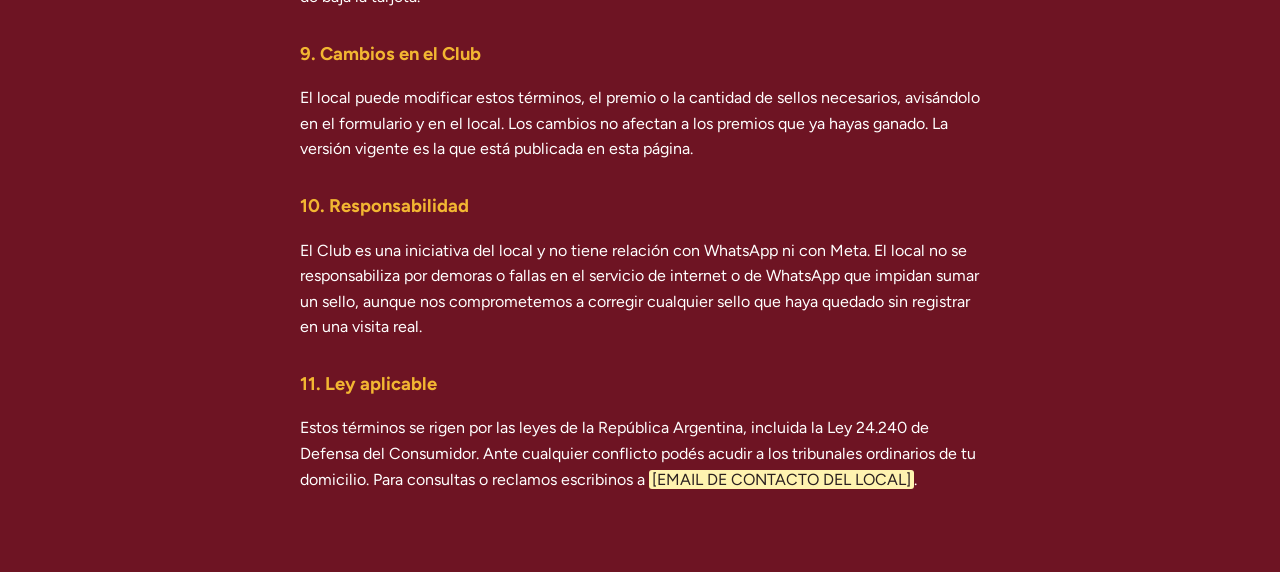
<file: terminos.html>
<!DOCTYPE html>
<html lang="es-AR">
<head>
<meta charset="utf-8">
<meta name="viewport" content="width=device-width, initial-scale=1">
<meta name="robots" content="noindex">
<title>Términos y condiciones · {local}</title>
<link rel="preconnect" href="https://fonts.googleapis.com">
<link rel="preconnect" href="https://fonts.gstatic.com" crossorigin>
<link href="https://fonts.googleapis.com/css2?family=Alfa+Slab+One&family=Figtree:wght@400;500;600;700&display=swap" rel="stylesheet">
<link rel="stylesheet" href="styles.css">
<link rel="stylesheet" href="legal.css">
</head>
<body>
<main class="legal-pagina">
  <h1>Términos y condiciones del Club</h1>
  <p class="vigencia">Club de clientes de <span data-campo="nombreLocal"></span> · Vigente desde <span data-campo="fecha"></span></p>

  <h2>1. Qué es el Club</h2>
  <p>El Club de clientes es un programa de sellos de <span data-campo="razonSocial"></span> (CUIT <span data-campo="cuit"></span>), titular de <span data-campo="nombreLocal"></span>, al que llamamos "el local". Al sumarte, aceptás estos términos y la <a href="privacidad.html">Política de privacidad</a>.</p>

  <h2>2. Quién puede participar</h2>
  <ul>
    <li>Personas mayores de 18 años.</li>
    <li>Una sola tarjeta por persona, asociada a su propio número de WhatsApp. El número es lo que identifica tu tarjeta.</li>
    <li>Los datos que cargues tienen que ser verdaderos y el número tiene que ser tuyo.</li>
  </ul>

  <h2>3. Cómo se suman sellos</h2>
  <ul>
    <li>Se suma un sello por visita, escaneando el código QR que te muestra el personal del local al pedir la cuenta y completando el formulario.</li>
    <li>Solo se puede sumar un sello por día por número de WhatsApp.</li>
    <li>El código QR cambia todos los días. Un QR o un link guardado de otro día no suma sellos.</li>
    <li>El sello corresponde a una visita real al local. Si detectamos sellos sumados sin haber visitado el local, podemos anularlos.</li>
    <li>Cuando el local lo ofrece, al tocar el botón de WhatsApp de la pantalla de confirmación y mandar el mensaje, se suma un sello extra, una sola vez por persona.</li>
  </ul>

  <h2>4. El premio</h2>
  <ul>
    <li>Al juntar <span data-campo="sellosMeta"></span> sellos ganás: <span data-campo="premio"></span>.</li>
    <li>Para canjearlo tenés que pedir una bebida.</li>
    <li>El canje se hace en el local, avisándole al personal y diciendo tu número de WhatsApp. Cuando se canjea, tu tarjeta vuelve a cero.</li>
    <li>El premio es personal y no se puede transferir ni cambiar por dinero.</li>
    <li>Con la tarjeta completa no se suman más sellos hasta que canjees el premio.</li>
  </ul>

  <h2>5. Vigencia de los sellos</h2>
  <p>Tus sellos no vencen mientras el Club esté en funcionamiento. Si el local decide terminar el Club, lo va a anunciar con al menos <span data-campo="diasAvisoCierre"></span> días de anticipación, y durante ese plazo vas a poder canjear los premios que ya hayas ganado.</p>

  <h2>6. Comunicaciones por WhatsApp</h2>
  <p>Al sumarte aceptás recibir por WhatsApp promociones, novedades del local, invitaciones a volver y un saludo de cumpleaños si dejaste la fecha. Podés dejar de recibirlas cuando quieras respondiendo <strong>BAJA</strong> o escribiendo a <span data-campo="email"></span>. Dejar de recibir mensajes no te hace perder tus sellos ni tu tarjeta.</p>

  <h2>7. Tus datos</h2>
  <p>Cómo usamos tus datos personales y cuáles son tus derechos está explicado en la <a href="privacidad.html">Política de privacidad</a>.</p>

  <h2>8. Uso indebido</h2>
  <p>Si se detecta un uso indebido del Club, como cargar datos falsos, usar números ajenos o intentar sumar sellos sin haber visitado el local, el local puede anular los sellos obtenidos y dar de baja la tarjeta.</p>

  <h2>9. Cambios en el Club</h2>
  <p>El local puede modificar estos términos, el premio o la cantidad de sellos necesarios, avisándolo en el formulario y en el local. Los cambios no afectan a los premios que ya hayas ganado. La versión vigente es la que está publicada en esta página.</p>

  <h2>10. Responsabilidad</h2>
  <p>El Club es una iniciativa del local y no tiene relación con WhatsApp ni con Meta. El local no se responsabiliza por demoras o fallas en el servicio de internet o de WhatsApp que impidan sumar un sello, aunque nos comprometemos a corregir cualquier sello que haya quedado sin registrar en una visita real.</p>

  <h2>11. Ley aplicable</h2>
  <p>Estos términos se rigen por las leyes de la República Argentina, incluida la Ley 24.240 de Defensa del Consumidor. Ante cualquier conflicto podés acudir a los tribunales ordinarios de tu domicilio. Para consultas o reclamos escribinos a <span data-campo="email"></span>.</p>
</main>
<script src="legal.js"></script>
</body>
</html>
</file>
<file: styles.css>
/* ============ TEMA: cambiá estos valores para cada local ============ */
  :root {
    --tinto: #6E1423;        /* fondo principal */
    --mostaza: #F2B632;      /* acento: botón */
    --chimichurri: #2E5E3E;  /* confirmaciones */
    --papel: #F7F7F5;        /* ticket */
    --tinta: #241A1A;        /* texto sobre el ticket */
    --tinta-suave: #5E5252;  /* texto secundario */
    --premio: #A9780C;       /* casillero del premio */
    --error: #B3261E;
    --display: "Alfa Slab One", Georgia, "Times New Roman", serif;
    --texto: "Figtree", system-ui, -apple-system, "Segoe UI", Roboto, sans-serif;
  }

  *, *::before, *::after { box-sizing: border-box; }
  html { -webkit-text-size-adjust: 100%; }
  body {
    margin: 0;
    min-height: 100vh;
    background: var(--tinto);
    color: #fff;
    font-family: var(--texto);
    font-size: 17px;
    line-height: 1.5;
    padding: env(safe-area-inset-top, 0px) 0 env(safe-area-inset-bottom, 0px);
  }

  .wrap { width: 100%; max-width: 460px; margin: 0 auto; padding: 28px 20px 40px; }

  /* ---------- Cabecera ---------- */
  .marca {
    font-family: var(--display);
    font-size: 1.15rem;
    letter-spacing: .01em;
    margin: 0 0 28px;
    color: var(--mostaza);
  }
  h1 {
    font-family: var(--display);
    font-weight: 400;
    font-size: clamp(2.1rem, 9.5vw, 3.2rem);
    line-height: 1.06;
    margin: 0 0 14px;
    text-wrap: balance;
  }
  .bajada { margin: 0 0 30px; max-width: 36ch; color: rgba(255,255,255,.88); }

  /* ---------- Ticket ---------- */
  .ticket {
    position: relative;
    background: var(--papel);
    color: var(--tinta);
    border-radius: 14px;
    box-shadow: 0 18px 40px -18px rgba(0,0,0,.55);
    animation: imprimir .7s cubic-bezier(.2,.8,.2,1) both;
  }
  @keyframes imprimir {
    from { transform: translateY(-14px); opacity: 0; }
    to   { transform: none; opacity: 1; }
  }

  .ticket-cabeza { padding: 22px 22px 20px; }
  .ticket-cabeza .valor {
    font-family: var(--display);
    font-size: 1.55rem;
    line-height: 1.1;
    margin: 0 0 4px;
    color: var(--tinto);
  }
  .ticket-cabeza p { margin: 0; color: var(--tinta-suave); font-size: .95rem; }

  .corte { position: relative; height: 0; border-top: 2px dashed #CFC9C9; margin: 0 18px; }
  .corte::before, .corte::after {
    content: "";
    position: absolute;
    top: -13px;
    width: 24px; height: 24px;
    border-radius: 50%;
    background: var(--tinto);
  }
  .corte::before { left: -30px; }
  .corte::after  { right: -30px; }

  .ticket-cuerpo { padding: 22px; }
  .reingreso { margin: 0 0 18px; font-size: .92rem; color: var(--tinta-suave); }

  /* ---------- Formulario ---------- */
  .campo { margin-bottom: 16px; }
  label, .etiqueta { display: block; font-weight: 600; font-size: .95rem; margin-bottom: 6px; }
  .opcional { font-weight: 400; color: var(--tinta-suave); }

  input[type="text"], input[type="tel"], select {
    width: 100%;
    font: inherit;
    color: var(--tinta);
    background: #fff;
    border: 1.5px solid #B9B1B1;
    border-radius: 10px;
    padding: 13px 14px;
    min-height: 50px;
    appearance: none;
    -webkit-appearance: none;
  }
  select {
    background-image: url("data:image/svg+xml,%3Csvg xmlns='http://www.w3.org/2000/svg' width='12' height='8' viewBox='0 0 12 8'%3E%3Cpath d='M1 1l5 5 5-5' fill='none' stroke='%235E5252' stroke-width='2' stroke-linecap='round' stroke-linejoin='round'/%3E%3C/svg%3E");
    background-repeat: no-repeat;
    background-position: right 14px center;
    padding-right: 36px;
  }
  input:focus-visible, select:focus-visible, button:focus-visible, a:focus-visible {
    outline: 3px solid var(--mostaza);
    outline-offset: 2px;
  }
  input:focus, select:focus { border-color: var(--tinto); }
  .invalido { border-color: var(--error) !important; }
  .error-msg { color: var(--error); font-size: .88rem; margin: 6px 0 0; }
  .error-msg:empty { display: none; }

  .cumple { display: grid; grid-template-columns: 1fr 1.6fr; gap: 10px; }

  .consent {
    display: flex; gap: 12px; align-items: flex-start;
    margin: 20px 0 22px;
    font-size: .88rem; line-height: 1.45;
    color: var(--tinta-suave);
  }
  .consent input { flex: none; width: 22px; height: 22px; margin: 1px 0 0; accent-color: var(--tinto); }
  .consent label { font-weight: 400; font-size: inherit; margin: 0; }

  .boton {
    display: flex; align-items: center; justify-content: center;
    width: 100%;
    min-height: 54px;
    padding: 14px 18px;
    border: 0;
    border-radius: 12px;
    background: var(--mostaza);
    color: #2A1A00;
    font: 700 1.05rem/1.2 var(--texto);
    cursor: pointer;
    text-decoration: none;
    text-align: center;
    transition: transform .12s ease, filter .12s ease;
  }
  .boton:hover { filter: brightness(.96); }
  .boton:active { transform: translateY(1px); }
  .boton[disabled] { opacity: .65; cursor: wait; }

  .link-simple {
    display: block;
    margin: 14px auto 0;
    text-align: center;
    color: var(--tinto);
    font-weight: 600;
    font-size: .95rem;
  }
  .legal { margin: 14px 0 0; font-size: .8rem; color: var(--tinta-suave); }

  /* ---------- Confirmación + tarjeta de sellos ---------- */
  #exito { display: none; }
  .confirmado #formulario-bloque,
  .confirmado .ticket-cabeza,
  .confirmado .corte { display: none; }
  .confirmado #exito { display: block; }

  .exito-titulo {
    font-family: var(--display);
    font-weight: 400;
    font-size: 1.7rem; line-height: 1.12;
    margin: 0 0 8px;
    color: var(--tinto);
  }
  .exito-titulo:focus { outline: none; }
  .exito-texto { margin: 0; color: var(--tinta); }
  .exito-texto.destacado { font-weight: 600; color: var(--chimichurri); }

  .sellos { display: flex; flex-wrap: wrap; gap: 10px; margin: 22px 0 8px; }
  .sello {
    width: 52px; height: 52px;
    border-radius: 50%;
    border: 2px dashed #BDB5B5;
    display: grid; place-items: center;
    font-family: var(--display);
    font-size: 1.25rem;
    line-height: 1;
    color: transparent;
  }
  .sello.premio { border-color: var(--premio); color: var(--premio); }
  .sello.lleno {
    border: 4px double var(--tinto);
    color: var(--tinto);
    background: rgba(110, 20, 35, .07);
    transform: rotate(var(--giro, -6deg));
  }
  .sello.nuevo { animation: sellar .5s cubic-bezier(.2,.9,.3,1.25) .3s both; }
  @keyframes sellar {
    from { transform: rotate(-20deg) scale(1.9); opacity: 0; }
    to   { transform: rotate(var(--giro, -6deg)) scale(1); opacity: 1; }
  }
  .sellos-cuenta { margin: 0 0 22px; font-size: .92rem; color: var(--tinta-suave); }

  .canje {
    display: none;
    margin: 0 0 22px;
    padding: 14px 16px;
    border: 2px dashed var(--chimichurri);
    border-radius: 12px;
    color: var(--chimichurri);
    font-weight: 600;
  }
  .canje.visible { display: block; }

  .paso-wsp { font-size: .95rem; color: var(--tinta-suave); margin: 0 0 14px; }

  /* ---------- Beneficios ---------- */
  .beneficios { margin: 34px 0 0; padding: 0; list-style: none; }
  .beneficios li { padding: 14px 0; border-top: 1px solid rgba(255,255,255,.18); }
  .beneficios li:last-child { border-bottom: 1px solid rgba(255,255,255,.18); }
  .beneficios strong { display: block; font-size: 1.02rem; }
  .beneficios span { color: rgba(255,255,255,.78); font-size: .95rem; }

  .pie { margin-top: 26px; font-size: .8rem; color: rgba(255,255,255,.6); }

  .hp { position: absolute; left: -9999px; width: 1px; height: 1px; overflow: hidden; }

  @media (prefers-reduced-motion: reduce) {
    .ticket, .sello.nuevo { animation: none; }
    .boton { transition: none; }
  }
</file>
<file: whatsapp.css>
/* Estilos extra del formulario del cliente. Se carga después de styles.css. */

[hidden] { display: none !important; }

/* ================= Incentivo de WhatsApp ================= */
.bloque-wsp {
  margin: 0 0 18px;
  padding: 18px;
  border: 2px solid var(--mostaza);
  border-radius: 14px;
  background: #FFF6DD;
}
.wsp-titulo {
  margin: 0 0 6px;
  font-family: var(--display);
  font-size: 1.25rem;
  line-height: 1.15;
  color: var(--tinto);
}
.wsp-texto { margin: 0 0 14px; font-size: .95rem; color: var(--tinta); }
.wsp-hecho { margin: 0; font-weight: 600; color: var(--chimichurri); }

/* ================= Extras (contacto, canal) ================= */
.extras { text-align: center; }
.boton-link {
  display: block;
  margin: 4px auto 0;
  padding: 10px 6px;
  border: 0;
  background: none;
  font: 600 .95rem var(--texto);
  color: var(--tinto);
  text-decoration: underline;
  cursor: pointer;
}
.boton-link:focus-visible { outline: 3px solid var(--mostaza); outline-offset: 2px; }
.ayuda-contacto {
  margin: 4px 0 8px;
  font-size: .88rem;
  line-height: 1.4;
  color: var(--tinta-suave);
  text-align: left;
}
.extras .link-simple { margin-top: 6px; }

/* Links a los textos legales dentro del formulario */
.consent a, .legal a { color: inherit; font-weight: 600; text-decoration: underline; text-underline-offset: 2px; }
.consent a:focus-visible, .legal a:focus-visible { outline: 3px solid var(--mostaza, #E0A526); outline-offset: 2px; border-radius: 2px; }
</file>
<file: personal.css>
/* Estilos del panel (personal.html). Se carga después de styles.css. */

:root {
  --tinto-oscuro: #52101B;
  --borde: #E4DEDE;
  --ancho-lateral: 260px;
}

[hidden] { display: none !important; }

/* ================= Ingreso con PIN ================= */
.titulo-personal {
  font-family: var(--display);
  font-weight: 400;
  font-size: clamp(1.9rem, 8vw, 2.6rem);
  line-height: 1.08;
  margin: 0 0 24px;
}

input[type="password"] {
  width: 100%;
  font: inherit;
  letter-spacing: .25em;
  color: var(--tinta);
  background: #fff;
  border: 1.5px solid #B9B1B1;
  border-radius: 10px;
  padding: 13px 14px;
  min-height: 50px;
  appearance: none;
  -webkit-appearance: none;
}
input[type="password"]:focus-visible { outline: 3px solid var(--mostaza); outline-offset: 2px; }
input[type="password"]:focus { border-color: var(--tinto); }

/* ================= Estructura del panel ================= */
body.en-panel { background: var(--papel); color: var(--tinta); }

.barra {
  position: sticky;
  top: 0;
  z-index: 20;
  display: flex;
  align-items: center;
  gap: 8px;
  height: 58px;
  padding: 0 12px;
  background: #fff;
  border-bottom: 1px solid var(--borde);
  transition: margin-left .22s ease;
}
.btn-menu {
  display: grid;
  place-items: center;
  width: 44px; height: 44px;
  border: 0;
  border-radius: 10px;
  background: transparent;
  color: var(--tinto);
  cursor: pointer;
}
.btn-menu:hover { background: rgba(110, 20, 35, .08); }
.btn-menu:focus-visible, .nav-item:focus-visible, .link-claro:focus-visible,
.boton-chico:focus-visible { outline: 3px solid var(--mostaza); outline-offset: 2px; }

.barra-titulo {
  margin: 0;
  font-family: var(--display);
  font-weight: 400;
  font-size: 1.2rem;
  line-height: 1.1;
  color: var(--tinto);
}

/* ================= Menú lateral ================= */
.lateral {
  position: fixed;
  top: 0; bottom: 0; left: 0;
  z-index: 30;
  width: var(--ancho-lateral);
  max-width: 82vw;
  display: flex;
  flex-direction: column;
  padding: calc(env(safe-area-inset-top, 0px) + 22px) 14px 18px;
  background: var(--tinto-oscuro);
  color: #fff;
  transform: translateX(-100%);
  transition: transform .22s ease;
  overflow-y: auto;
}
.menu-abierto .lateral { transform: none; }

.lateral-marca {
  margin: 0 8px 22px;
  font-family: var(--display);
  font-size: 1.2rem;
  color: var(--mostaza);
}
.nav-lista { list-style: none; margin: 0; padding: 0; }
.nav-item {
  display: block;
  width: 100%;
  padding: 13px 14px;
  margin-bottom: 4px;
  border: 0;
  border-left: 4px solid transparent;
  border-radius: 0 10px 10px 0;
  background: transparent;
  color: rgba(255,255,255,.88);
  font: 600 1rem var(--texto);
  text-align: left;
  cursor: pointer;
}
.nav-item:hover { background: rgba(255,255,255,.08); }
.nav-item.activo {
  background: rgba(255,255,255,.12);
  border-left-color: var(--mostaza);
  color: #fff;
}

.lateral-pie {
  margin-top: auto;
  padding: 16px 8px 0;
  border-top: 1px solid rgba(255,255,255,.18);
  display: flex;
  align-items: center;
  justify-content: space-between;
  font-size: .9rem;
  color: rgba(255,255,255,.75);
}
.link-claro {
  background: none;
  border: 0;
  padding: 8px 4px;
  font: 600 .95rem var(--texto);
  color: #fff;
  text-decoration: underline;
  cursor: pointer;
}

.velo {
  position: fixed;
  inset: 0;
  z-index: 25;
  background: rgba(0,0,0,.45);
}

/* ================= Contenido ================= */
.contenido { transition: margin-left .22s ease; }
.contenido-interno { max-width: 980px; padding: 22px 16px 48px; margin: 0 auto; }

@media (min-width: 900px) {
  .menu-abierto .barra,
  .menu-abierto .contenido { margin-left: var(--ancho-lateral); }
  .contenido-interno { padding: 28px 28px 56px; }
}

.panel-card {
  background: #fff;
  border: 1px solid var(--borde);
  border-radius: 14px;
  padding: 20px;
  margin-bottom: 18px;
}
.panel-card.angosto { max-width: 520px; }

.subtitulo {
  margin: 0 0 12px;
  font-family: var(--display);
  font-weight: 400;
  font-size: 1.25rem;
  color: var(--tinto);
}

.fila-acciones {
  display: flex;
  flex-wrap: wrap;
  align-items: center;
  justify-content: space-between;
  gap: 10px;
  margin-bottom: 14px;
}
.estado-carga { margin: 0; font-size: .92rem; color: var(--tinta-suave); }
.grupo-botones { display: flex; gap: 8px; flex-wrap: wrap; }

.boton-chico {
  min-height: 42px;
  padding: 9px 16px;
  border: 2px solid var(--tinto);
  border-radius: 10px;
  background: transparent;
  color: var(--tinto);
  font: 700 .95rem var(--texto);
  cursor: pointer;
}
.boton-chico:hover { background: rgba(110, 20, 35, .07); }
.boton-chico.principal { background: var(--tinto); color: #fff; }
.boton-chico.principal:hover { background: var(--tinto-oscuro); }

/* ================= Canjear (reusa estilos de styles.css) ================= */
.boton.confirmar { background: var(--chimichurri); color: #fff; }
.boton.neutro {
  background: transparent;
  color: var(--tinto);
  border: 2px solid var(--tinto);
  margin-top: 12px;
}
.aviso-bebida {
  margin: 0 0 18px;
  padding: 12px 14px;
  border-left: 4px solid var(--premio);
  background: rgba(169, 120, 12, .1);
  font-size: .95rem;
  font-weight: 600;
}
.confirmar-texto { margin: 0 0 12px; font-weight: 600; }
#res-sellos { margin-top: 18px; }
#bloque-canje { margin-top: 6px; }

/* ================= Estadísticas ================= */
.datos {
  display: grid;
  grid-template-columns: repeat(auto-fit, minmax(150px, 1fr));
  gap: 12px;
  margin-bottom: 18px;
}
.dato {
  background: #fff;
  border: 1px solid var(--borde);
  border-radius: 14px;
  padding: 16px;
}
.dato b {
  display: block;
  font-family: var(--display);
  font-weight: 400;
  font-size: 2rem;
  line-height: 1.1;
  color: var(--tinto);
}
.dato span { display: block; margin-top: 4px; font-size: .88rem; line-height: 1.3; color: var(--tinta-suave); }

.leyenda { display: flex; flex-wrap: wrap; gap: 16px; margin-bottom: 8px; font-size: .9rem; color: var(--tinta-suave); }
.leyenda span { display: inline-flex; align-items: center; gap: 6px; }
.muestra { display: inline-block; width: 14px; height: 14px; border-radius: 3px; }
.muestra-sellos { background: var(--tinto); }
.muestra-nuevos { background: var(--mostaza); }

.grafico svg { display: block; width: 100%; height: auto; }
.grafico .rejilla { stroke: #E4DEDE; stroke-width: 1; }
.grafico .eje-texto { fill: var(--tinta-suave); font: 500 11px var(--texto); }
.grafico .valor-texto { fill: var(--tinta); font: 700 11px var(--texto); }
.grafico .barra-sellos { fill: var(--tinto); }
.grafico .barra-nuevos { fill: var(--mostaza); }

.cumples { list-style: none; margin: 0; padding: 0; }
.cumples li { padding: 10px 0; border-top: 1px solid var(--borde); }
.cumples li:first-child { border-top: 0; }
.cumples .vacio { color: var(--tinta-suave); }

/* ================= Clientes ================= */
.tabla-wrap { overflow-x: auto; }
.tabla { width: 100%; min-width: 560px; border-collapse: collapse; font-size: .95rem; }
.tabla th {
  text-align: left;
  padding: 10px 12px;
  border-bottom: 2px solid var(--borde);
  font-size: .82rem;
  color: var(--tinta-suave);
  white-space: nowrap;
}
.tabla td { padding: 11px 12px; border-bottom: 1px solid var(--borde); }
.tabla td.num, .tabla th.num { text-align: right; }

@media (prefers-reduced-motion: reduce) {
  .lateral, .barra, .contenido { transition: none; }
}

/* ================= Clientes que volvieron a canjear ================= */
.nota { margin: 0 0 10px; font-size: .92rem; color: var(--tinta-suave); }
.nota:empty { display: none; }

/* ================= Tercera serie del gráfico: clientes que volvieron ================= */
.muestra-volvieron { background: var(--chimichurri); }
.grafico .barra-volvieron { fill: var(--chimichurri); }

/* ================= Recuperar clientes ================= */
.campo-corto { max-width: 260px; }

.lista-recuperar { list-style: none; margin: 0; padding: 0; }
.lista-recuperar li {
  display: flex;
  flex-wrap: wrap;
  align-items: center;
  justify-content: space-between;
  gap: 10px 16px;
  padding: 14px 0;
  border-top: 1px solid var(--borde);
}
.lista-recuperar li:first-child { border-top: 0; }
.lista-recuperar .vacio { color: var(--tinta-suave); display: block; }
.rec-info { min-width: 0; }
.rec-nombre { font-weight: 700; overflow-wrap: anywhere; }
.rec-detalle { font-size: .9rem; color: var(--tinta-suave); }
.rec-acciones { display: flex; align-items: center; gap: 10px; }
.etiqueta-contactado { font-size: .82rem; font-weight: 700; color: var(--chimichurri); }

a.boton-chico {
  display: inline-flex;
  align-items: center;
  justify-content: center;
  text-decoration: none;
  white-space: nowrap;
}

/* ================= QR del día ================= */
.qr-card { text-align: center; }
.qr-indicacion { margin: 0 0 16px; font-size: 1rem; line-height: 1.4; color: var(--tinta); }
.qr-marco {
  position: relative;
  display: grid;
  place-items: center;
  width: min(100%, 360px);
  aspect-ratio: 1 / 1;
  margin: 0 auto 14px;
  background: #fff;
  border: 1px solid var(--borde);
  border-radius: 12px;
  overflow: hidden;
}
.qr-marco canvas {
  display: block;
  width: 100%;
  height: 100%;
  image-rendering: pixelated;
}
.qr-cargando {
  position: absolute;
  inset: 0;
  display: grid;
  place-items: center;
  margin: 0;
  background: #fff;
  font-size: .95rem;
  color: var(--tinta-suave);
}
.qr-estado { min-height: 1.4em; margin: 0 0 12px; font-size: .92rem; color: var(--tinta-suave); }
</file>
<file: legal.css>
/* Estilos de privacidad.html y terminos.html. Se carga después de styles.css. */
.legal-pagina { max-width: 720px; margin: 0 auto; padding: 28px 20px 64px; color: #fff; font-family: var(--texto, system-ui, sans-serif); line-height: 1.6; }
.legal-pagina .volver { display: inline-block; margin-bottom: 18px; font-weight: 600; color: var(--tinto, #6E1423); }
.legal-pagina h1 { font-family: var(--display, Georgia, serif); font-weight: 400; font-size: clamp(1.7rem, 7vw, 2.3rem); line-height: 1.12; margin: 0 0 6px; color: var(--mostaza, #E0A526); }
.legal-pagina .vigencia { margin: 0 0 26px; font-size: .92rem; color: rgba(255,255,255,.78); }
.legal-pagina h2 { font-size: 1.15rem; margin: 30px 0 8px; color: var(--mostaza, #E0A526); }
.legal-pagina p, .legal-pagina li { font-size: 1rem; }
.legal-pagina ul { padding-left: 1.2em; }
.legal-pagina li { margin-bottom: 6px; }
.legal-pagina a { color: #fff; font-weight: 600; text-underline-offset: 2px; }
.legal-pagina .destacado { padding: 14px 16px; background: rgba(255,255,255,.1); border: 1px solid rgba(255,255,255,.25); border-left: 4px solid var(--mostaza, #E0A526); border-radius: 8px; }
.completar { background: #FFF3B0; color: #2A1F1F; padding: 0 3px; border-radius: 3px; }
</file>
